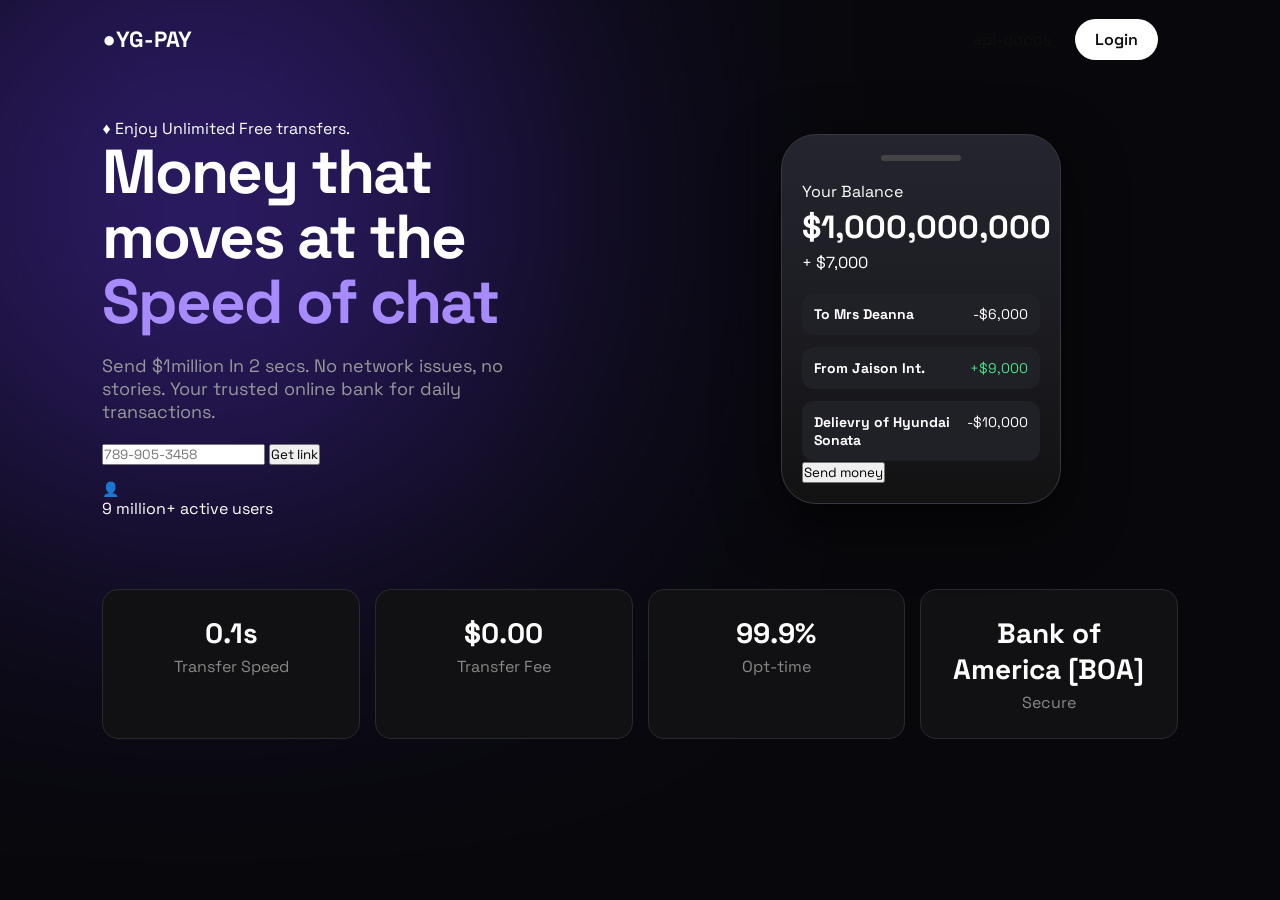
<file: index.html>
<!DOCTYPE html>
<html lang="en">
<head>
    <meta charset="UTF-8">
    <meta name="viewport" content="width=device-width, initial-scale=1.0">
    <title>YG-PAY</title>
    <link rel="stylesheet" href="index.css">
</head>
<body>
    <div class="glow"></div>
    <header>
        <div class="logo"><Spam>&#9679;</Spam>YG-PAY</div>
        <div class="nav-right">
            <a href="Y">api-docos</a>
            <!-- <button class="btn-small">Login </button> -->
            <a class="btn-small" href="contact=styled.html">Login</a>  
        </div>
    </header>
    <main>
        <div class="left">
            <div class="bagge">&diams; Enjoy Unlimited Free transfers.</div>
            <h1> Money that moves at the <i>Speed of chat</i></h1>
            <p> Send $1million In 2 secs. No network issues, no stories. Your trusted online bank for daily transactions.</p>
            <div class="Form-box">
                <input type="tel" placeholder="789-905-3458">
                <button> Get link</button> 
            </div>
            <div class="users">&#128100</div>
            <span> 9 million+ active users</span>
        </div>
        <div class="right">
            <div class="phone">
                <div class="phone-top"></div>
                <div class="balance">
                    <p> Your Balance</p>
                    <h2> $1,000,000,000 </h2>
                    <span class="Up">+ $7,000</span>
                </div>
                <div class="tx">
                    <div class="t"><b>To Mrs Deanna </b><span>-$6,000</span></div>
                    <div class="t"><b>From Jaison Int. </b><span class="green">+$9,000</span></div>
                    <div class="t"><b>Delievry of Hyundai Sonata</b><span>-$10,000</span></div>
                </div>
                <button class="Send-btn">Send money</button>
            </div>
        </div>
    </main>
    <section class="features">
        <div class="f"><h3>0.1s</h3><p> Transfer Speed</p></div>
        <div class="f"><h3>$0.00</h3><p> Transfer Fee</p></div>
        <div class="f"><h3>99.9%</h3><p>Opt-time</p></div>
        <di class="f"><h3>Bank of America [BOA]</h3><p> Secure</p></di>
    </section>
</body>
</html>
</file>
<file: index.css>
@import url('https://fonts.googleapis.com/css2?family=Space+Grotesk:wght@400;600;700&display=swap');

* {
    margin: 0;
    padding: 0;
    box-sizing: border-box;
    font-family: 'Space Grotesk', sans-serif;
}

body {
    background: #08080c;
    color: white;
    overflow-x: hidden;
    position: relative;
}

.glow {
    position: absolute;
    width: 600px;
    height: 600px;
    background: #6c3cff;
    filter: blur(150px);
    opacity: 0.4;
    top: -100px;
    left: -100px;
    pointer-events: none;
    z-index: -1;
}

header {
    display: flex;
    justify-content: space-between;
    padding: 25px 8%;
    align-items: center;
}

.logo {
    font-weight: 700;
    font-size: 22px;
}

.logo span {
    color: #8b5cf6;
}

.nav-right a {
    color: #101010;
    text-decoration: none;
    margin-right: 20px;
}

.nav-right a:hover {
    color: rgb(42, 41, 41);
}

.btn-small {
    background: white;
    color: black;
    border: none;
    padding: 10px 20px;
    border-radius: 100px;
    font-weight: 600;
    cursor: pointer;
}

main {
    display: flex;
    padding: 40px 8%;
    gap: 50px;
    align-items: center;
    flex-wrap: wrap;
}

.left {
    flex: 1;
    min-width: 320px;
}

.badge {
    background: #191326;
    border: 1px solid #49317a;
    padding: 6px 12px;
    border-radius: 100px;
    font-size: 13px;
    width: fit-content;
    margin-bottom: 20px;
}

.left h1 {
    font-size: 62px;
    line-height: 1.05;
    letter-spacing: -2px;
}

.left h1 i {
    color: #a78bfa;
    font-style: normal;
}

.left p {
    color: #999;
    margin: 20px 0;
    font-size: 18px;
    max-width: 450px;
}

.form-box {
    display: flex;
    background: #15151b;
    padding: 6px;
    border-radius: 12px;
    max-width: 400px;
    border: 1px solid #333340;
    margin-top: 10px;
}

.form-box input {
    flex: 1;
    min-width: 0;
    background: transparent;
    border: none;
    color: white;
    padding: 10px;
    outline: none;
}

.form-box button {
    background: #8b5cf6;
    border: none;
    color: white;
    padding: 10px 18px;
    border-radius: 8px;
    font-weight: 600;
    cursor: pointer;
}

.form-box button:hover {
    background: #7040dd;
}

.users {
    margin-top: 15px;
    color: #777;
    font-size: 14px;
}

.right {
    flex: 1;
    display: flex;
    justify-content: center;
}

.phone {
    width: 280px;
    background: linear-gradient(180deg, #252530, #121213);
    border: 1px solid #383843;
    border-radius: 35px;
    padding: 20px;
    position: relative;
    box-shadow: 0 20px 60px rgba(0, 0, 0, 0.6);
    animation: float 3s ease-in-out infinite;
}

@keyframes float {
    0%, 100% {
        transform: translateY(0);
    }

    50% {
        transform: translateY(-10px);
    }
}

.phone-top {
    width: 80px;
    height: 6px;
    background: #444;
    border-radius: 10px;
    margin: 0 auto 20px;
}

.balance h2 {
    font-size: 32px;
    margin: 5px 0;
}

.up {
    color: #4ade80;
    font-size: 13px;
}

.tx {
    margin-top: 20px;
    display: flex;
    flex-direction: column;
    gap: 12px;
}

.t {
    display: flex;
    justify-content: space-between;
    background: #202027;
    padding: 12px;
    border-radius: 12px;
    font-size: 14px;
}

.green {
    color: #4ade80;
}

.send-btn {
    width: 100%;
    margin-top: 20px;
    background: white;
    color: black;
    border: none;
    padding: 14px;
    border-radius: 14px;
    font-weight: 700;
    cursor: pointer;
}

.send-btn:hover {
    background: #ddd;
}

.features {
    display: grid;
    grid-template-columns: repeat(4, 1fr);
    gap: 15px;
    padding: 30px 8%;
}

.f {
    background: #111113;
    border: 1px solid #292930;
    padding: 25px;
    border-radius: 16px;
    text-align: center;
}

.f h3 {
    font-size: 28px;
}

.f p {
    color: #888;
    margin-top: 5px;
}

@media (max-width: 800px) {
    header {
        padding: 20px 5%;
    }

    main {
        padding: 30px 5%;
        gap: 35px;
    }

    .left h1 {
        font-size: 38px;
    }

    .features {
        grid-template-columns: repeat(2, 1fr);
        padding: 25px 5%;
    }

    .nav-right a {
        margin-right: 10px;
    }
}

@media (max-width: 480px) {
    .left {
        min-width: 100%;
    }

    .right {
        min-width: 100%;
    }

    .features {
        grid-template-columns: 1fr 1fr;
    }

    .nav-right a {
        font-size: 13px;
    }
}
</file>
